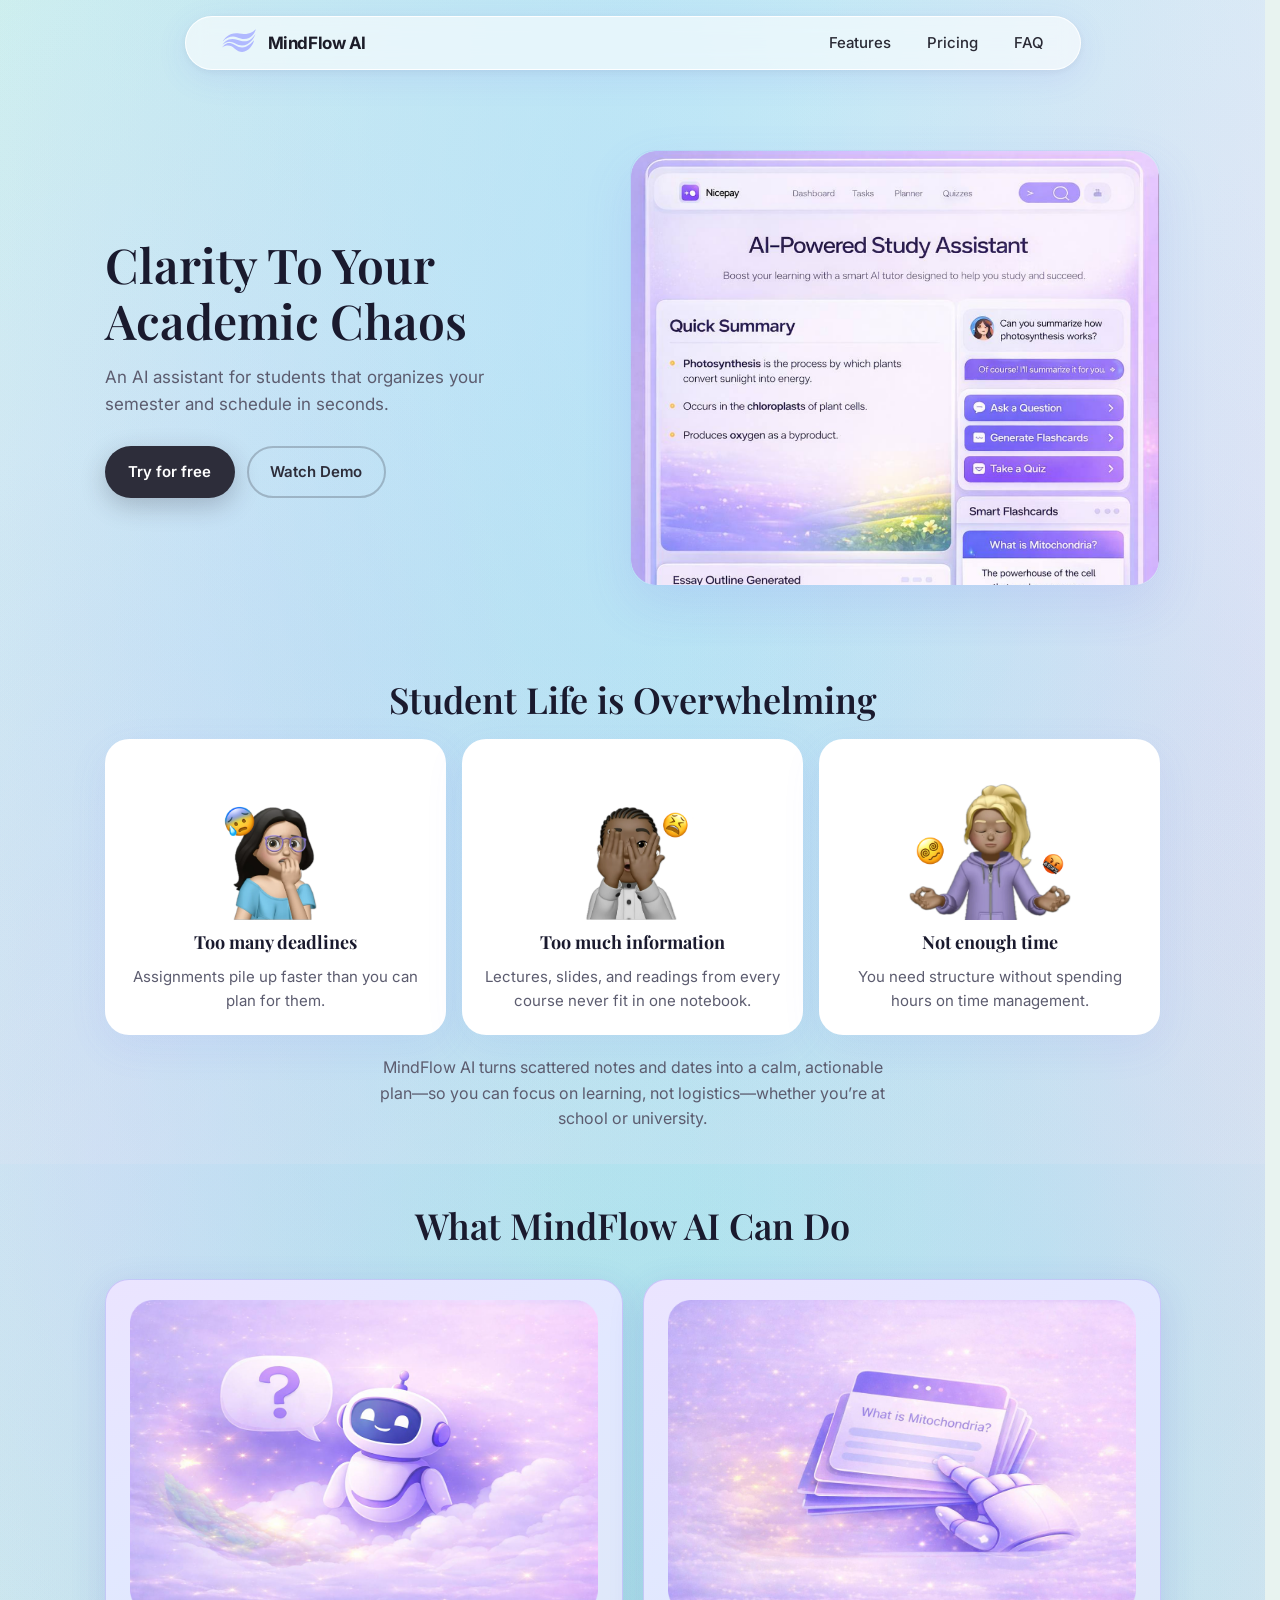
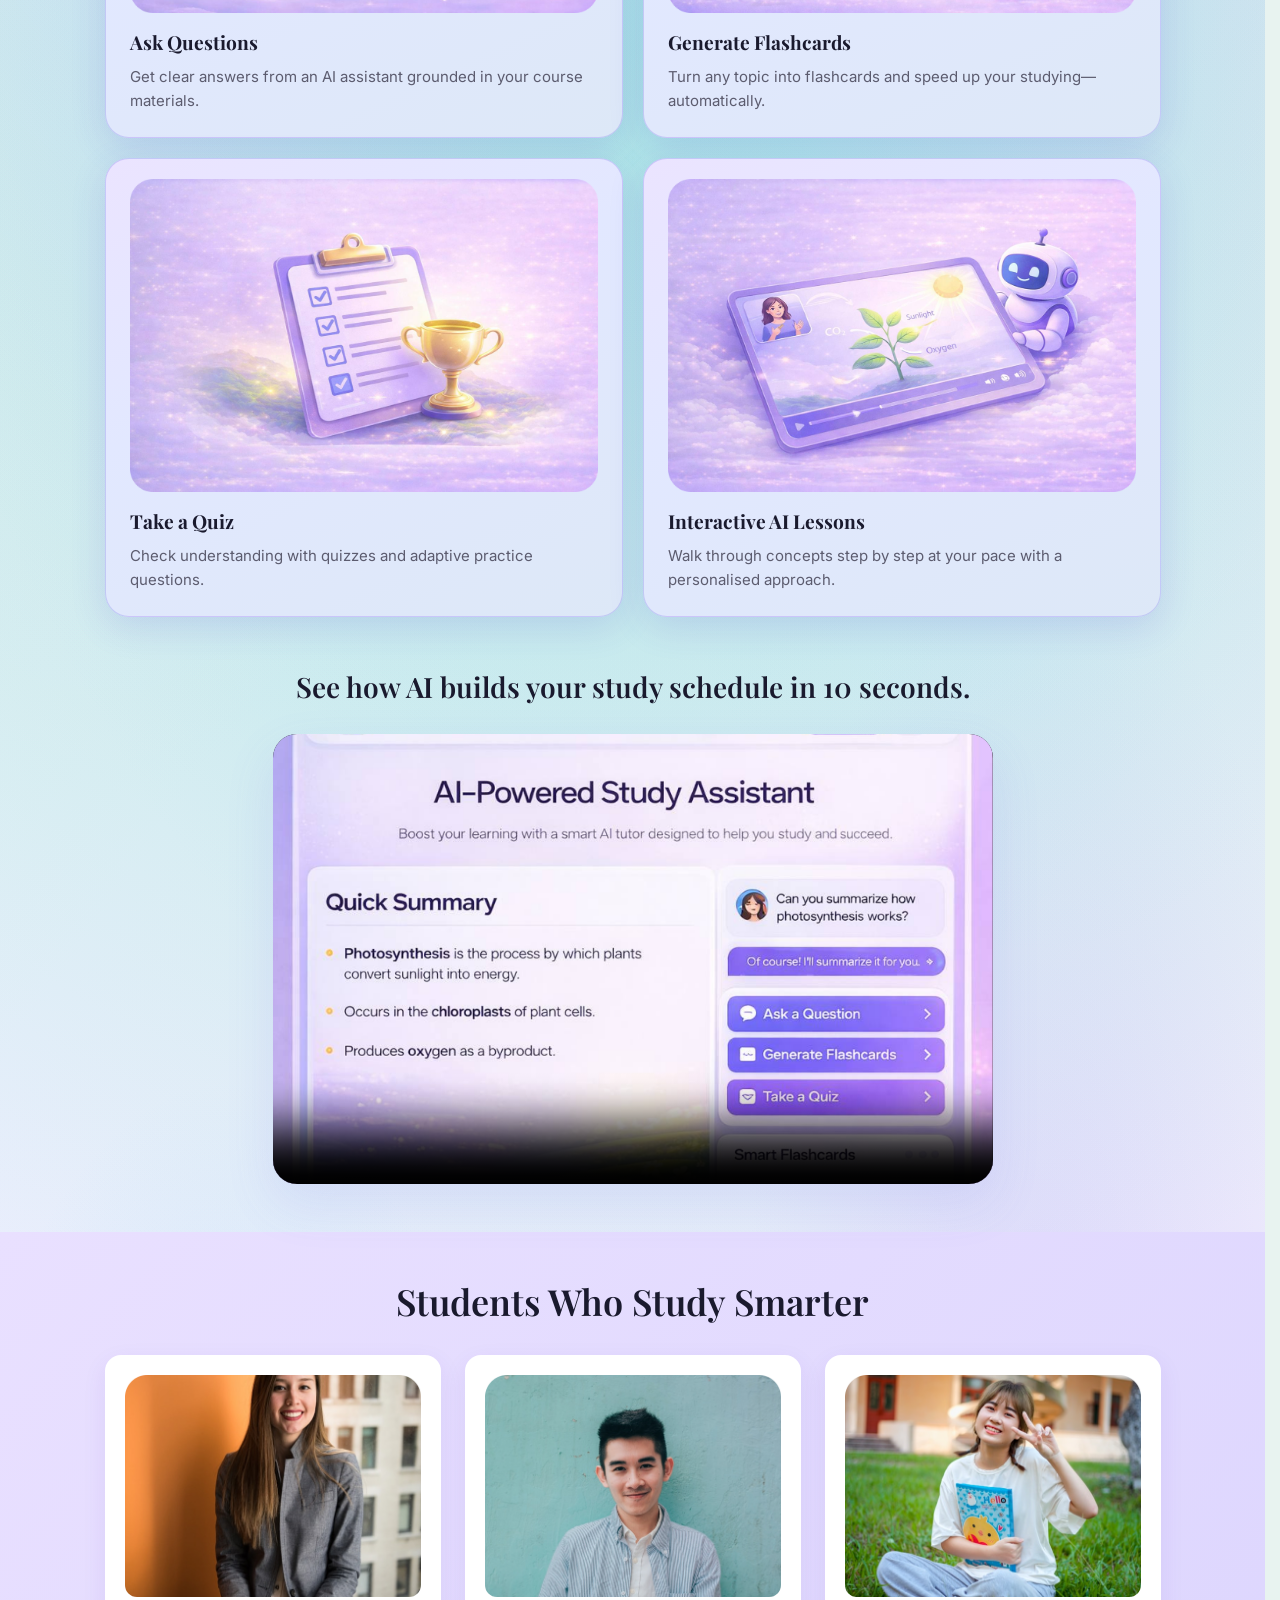
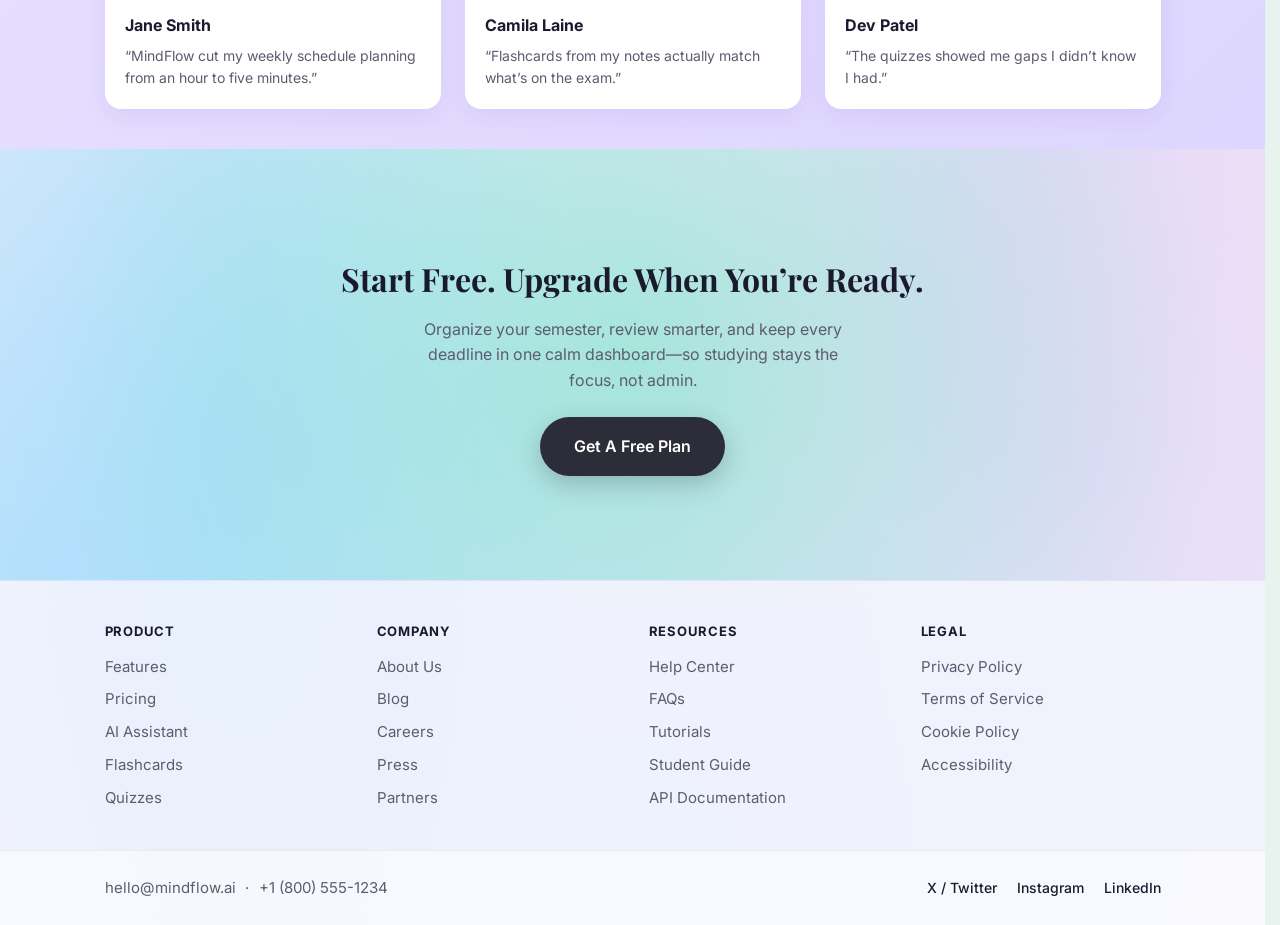
<file: index.html>
<!DOCTYPE html>
<!-- MindFlow AI — marketing landing page for the project -->
<html lang="en">
  <head>
    <!-- Head: metadata, title, fonts, and styles.css for this page -->
    <meta charset="UTF-8" />
    <meta name="viewport" content="width=device-width, initial-scale=1.0" />
    <title>MindFlow AI — AI Study Assistant for Students</title>
    <meta
      name="description"
      content="MindFlow AI helps students with studying and learning: an AI assistant for schedule and time management, flashcards, quizzes, and a personalised approach—at school, university, or home."
    />
    <meta
      name="keywords"
      content="AI, studying, learning, student, assistant, schedule, quizzes, flashcards, personalised approach, academic performance, university, school, time management, teacher, MindFlow AI"
    />
    <!-- Fonts: preconnect tells the browser to connect early so text doesn’t sit invisible -->
    <link rel="preconnect" href="https://fonts.googleapis.com" />
    <link rel="preconnect" href="https://fonts.gstatic.com" crossorigin />
    <link
      href="https://fonts.googleapis.com/css2?family=Inter:wght@400;500;600;700&family=Playfair+Display:ital,wght@0,500;0,600;0,700;1,500&display=swap"
      rel="stylesheet"
    />
    <link rel="stylesheet" href="styles/styles.css" />
  </head>
  <body>
    <!-- Site header: logo (links to #top), primary nav to Features / Pricing / FAQ -->
    <header class="site-header" id="top">
      <div class="header-inner">
        <a href="#top" class="logo-link">
          <span class="logo-mark" aria-hidden="true">
            <img
              class="logo-img"
              src="resources/logo.svg"
              alt="MindFlow AI logo"
              width="44"
              height="36"
              decoding="async"
            />
          </span>
          <span class="logo-text">MindFlow AI</span>
        </a>
        <button
          type="button"
          class="nav-menu-toggle"
          aria-expanded="false"
          aria-controls="site-nav-overlay"
          aria-label="Open menu"
        >
          <span class="visually-hidden">Menu</span>
          <span class="nav-menu-toggle__icon" aria-hidden="true">
            <span></span>
            <span></span>
            <span></span>
          </span>
        </button>
        <nav class="nav-primary" aria-label="Main">
          <ul class="nav-list">
            <li><a href="#services">Features</a></li>
            <li><a href="price.html">Pricing</a></li>
            <li><a href="faq.html">FAQ</a></li>
          </ul>
        </nav>
      </div>
    </header>

    <div class="nav-overlay" id="site-nav-overlay" hidden aria-hidden="true">
      <div class="nav-overlay__backdrop" data-nav-overlay-dismiss aria-hidden="true"></div>
      <div class="nav-overlay__panel" role="dialog" aria-modal="true" aria-label="Site navigation">
        <button type="button" class="nav-overlay__close" aria-label="Close menu">
          <span aria-hidden="true">&times;</span>
        </button>
        <nav class="nav-overlay__nav" aria-label="Main">
          <ul class="nav-overlay__list">
            <li><a href="#services">Features</a></li>
            <li><a href="price.html">Pricing</a></li>
            <li><a href="faq.html">FAQ</a></li>
          </ul>
        </nav>
      </div>
    </div>

    <!-- Main content: hero, about, then the long services block (features through CTA) -->
    <main>
      <!-- Hero: main headline, short pitch, two buttons, and the product screenshot -->
      <section class="section section--hero" id="hero" aria-labelledby="hero-heading">
        <div class="container hero-layout">
          <div class="hero-copy">
            <h1 id="hero-heading" class="hero-title">Clarity To Your Academic Chaos</h1>
            <p class="hero-lead">An AI assistant for students that organizes your semester and schedule in seconds.</p>
            <div class="hero-actions">
              <a href="#cta" class="btn btn--primary">Try for free</a>
              <a href="#demo" class="btn btn--ghost">Watch Demo</a>
            </div>
          </div>
          <figure class="hero-mockup">
            <img
              src="resources/hero_study_assistant.png"
              alt="MindFlow AI app dashboard with quick summary and study assistant tools"
              width="1200"
              height="800"
              loading="eager"
              fetchpriority="high"
            />
          </figure>
        </div>
      </section>

      <!-- About / pain points: three cards (deadlines, info overload, time), then a closing line -->
      <section class="section section--about" id="about" aria-labelledby="about-heading">
        <div class="container">
          <h2 id="about-heading" class="section-title" data-reveal>Student Life is Overwhelming</h2>
          <div class="about-grid" data-reveal-stagger>
            <article class="about-card">
              <div class="about-avatar">
                <img
                  src="resources/student_life_deadlines.png"
                  alt="Illustration for too many deadlines: student juggling tasks and due dates"
                  width="200"
                  height="200"
                />
              </div>
              <h3 class="about-card-title">Too many deadlines</h3>
              <p class="about-card-text">Assignments pile up faster than you can plan for them.</p>
            </article>
            <article class="about-card">
              <div class="about-avatar">
                <img
                  src="resources/student_life_much_info.png"
                  alt="Illustration for too much information: student surrounded by notes and lecture materials"
                  width="200"
                  height="200"
                />
              </div>
              <h3 class="about-card-title">Too much information</h3>
              <p class="about-card-text">Lectures, slides, and readings from every course never fit in one notebook.</p>
            </article>
            <article class="about-card">
              <div class="about-avatar">
                <img
                  src="resources/student_life_no_time.png"
                  alt="Illustration for not enough time: student managing a busy schedule"
                  width="200"
                  height="200"
                />
              </div>
              <h3 class="about-card-title">Not enough time</h3>
              <p class="about-card-text">You need structure without spending hours on time management.</p>
            </article>
          </div>
          <p class="about-outro" data-reveal>
            MindFlow AI turns scattered notes and dates into a calm, actionable plan—so you can focus on learning, not logistics—whether you’re at school or university.
          </p>
        </div>
      </section>

      <!--
        Services area (one <section> for flow): product features, demo video,
        student quotes on a tinted band, then the final call-to-action strip.
      -->
      <section class="section section--services" id="services" aria-labelledby="services-heading">
        <div class="container">
          <h2 id="services-heading" class="section-title" data-reveal>What MindFlow AI Can Do</h2>
          <!-- Feature grid: Q&A, flashcards, quizzes, lessons — each card is an <article> -->
          <div class="features-grid" data-reveal-stagger>
            <article class="feature-card">
              <div class="feature-visual">
                <img
                  src="resources/feature_questions.png"
                  alt="Feature illustration: ask course-based questions to the AI assistant"
                  width="200"
                  height="200"
                />
              </div>
              <h3 class="feature-title">Ask Questions</h3>
              <p class="feature-text">Get clear answers from an AI assistant grounded in your course materials.</p>
            </article>
            <article class="feature-card">
              <div class="feature-visual">
                <img
                  src="resources/feature_flashcards.png"
                  alt="Feature illustration: AI-generated flashcards for studying and review"
                  width="200"
                  height="200"
                />
              </div>
              <h3 class="feature-title">Generate Flashcards</h3>
              <p class="feature-text">Turn any topic into flashcards and speed up your studying—automatically.</p>
            </article>
            <article class="feature-card">
              <div class="feature-visual">
                <img
                  src="resources/feature_quiz.png"
                  alt="Feature illustration: adaptive quiz mode for checking understanding"
                  width="200"
                  height="200"
                />
              </div>
              <h3 class="feature-title">Take a Quiz</h3>
              <p class="feature-text">Check understanding with quizzes and adaptive practice questions.</p>
            </article>
            <article class="feature-card">
              <div class="feature-visual">
                <img
                  src="resources/feature_lessons.png"
                  alt="Feature illustration: interactive AI lessons for step-by-step learning"
                  width="200"
                  height="200"
                />
              </div>
              <h3 class="feature-title">Interactive AI Lessons</h3>
              <p class="feature-text">Walk through concepts step by step at your pace with a personalised approach.</p>
            </article>
          </div>

          <!-- Product demo: embedded video; #demo is where “Watch Demo” in the hero scrolls to -->
          <section class="demo-block" id="demo" data-reveal aria-labelledby="demo-video-heading">
            <h2 id="demo-video-heading" class="demo-title">See how AI builds your study schedule in 10 seconds.</h2>
            <div class="demo-video-wrap">
              <video
                class="demo-video"
                controls
                playsinline
                preload="metadata"
                poster="resources/hero_study_assistant.png"
                aria-label="Product demo video: how MindFlow AI builds your study week from your materials"
              >
                <source src="resources/video_guide.mp4" type="video/mp4" />
              </video>
            </div>
          </section>
        </div>

        <!-- Testimonials: full-bleed background, three student photos + quotes in a row -->
        <section class="testimonials-block" aria-labelledby="testimonials-heading">
          <div class="container">
            <h2 id="testimonials-heading" class="section-title section-title--on-tint">
              Students Who Study Smarter
            </h2>
            <div class="testimonials-row">
              <figure class="testimonial-card">
                <img
                  class="testimonial-photo"
                  src="resources/student_1.png"
                  alt="Jane Smith — student testimonial portrait"
                  width="400"
                  height="500"
                />
                <figcaption>
                  <strong>Jane Smith</strong>
                  <p>“MindFlow cut my weekly schedule planning from an hour to five minutes.”</p>
                </figcaption>
              </figure>
              <figure class="testimonial-card">
                <img
                  class="testimonial-photo"
                  src="resources/student_2.png"
                  alt="Camila Laine — student testimonial portrait"
                  width="400"
                  height="500"
                />
                <figcaption>
                  <strong>Camila Laine</strong>
                  <p>“Flashcards from my notes actually match what’s on the exam.”</p>
                </figcaption>
              </figure>
              <figure class="testimonial-card">
                <img
                  class="testimonial-photo"
                  src="resources/student_3.png"
                  alt="Dev Patel — student testimonial portrait"
                  width="400"
                  height="500"
                />
                <figcaption>
                  <strong>Dev Patel</strong>
                  <p>“The quizzes showed me gaps I didn’t know I had.”</p>
                </figcaption>
              </figure>
            </div>
          </div>
        </section>

        <!-- Call to action: gradient/glow behind copy; #cta is the “Try for free” target from the hero -->
        <section class="cta-block" id="cta" aria-labelledby="cta-heading">
          <div class="cta-glow" aria-hidden="true"></div>
          <div class="cta-inner container" data-reveal>
            <h2 id="cta-heading" class="cta-title">Start Free. Upgrade When You’re Ready.</h2>
            <p class="cta-text">
              Organize your semester, review smarter, and keep every deadline in one calm dashboard—so studying stays
              the focus, not admin.
            </p>
            <a href="price.html" class="btn btn--primary btn--large">Get A Free Plan</a>
          </div>
        </section>
      </section>
    </main>

    <!-- Footer: four columns of placeholder links (Product, Company, Resources, Legal) -->
    <footer class="site-footer" id="footer">
      <div class="container footer-grid">
        <div class="footer-col">
          <h3 class="footer-heading">Product</h3>
          <ul class="footer-links">
            <li><a href="#services">Features</a></li>
            <li><a href="price.html">Pricing</a></li>
            <li><a href="#services">AI Assistant</a></li>
            <li><a href="#services">Flashcards</a></li>
            <li><a href="#services">Quizzes</a></li>
          </ul>
        </div>
        <div class="footer-col">
          <h3 class="footer-heading">Company</h3>
          <ul class="footer-links">
            <li><a href="#about">About Us</a></li>
            <li><a href="#footer">Blog</a></li>
            <li><a href="#footer">Careers</a></li>
            <li><a href="#footer">Press</a></li>
            <li><a href="#footer">Partners</a></li>
          </ul>
        </div>
        <div class="footer-col">
          <h3 class="footer-heading">Resources</h3>
          <ul class="footer-links">
            <li><a href="#footer">Help Center</a></li>
            <li><a href="#footer">FAQs</a></li>
            <li><a href="#footer">Tutorials</a></li>
            <li><a href="#footer">Student Guide</a></li>
            <li><a href="#footer">API Documentation</a></li>
          </ul>
        </div>
        <div class="footer-col">
          <h3 class="footer-heading">Legal</h3>
          <ul class="footer-links">
            <li><a href="#footer">Privacy Policy</a></li>
            <li><a href="#footer">Terms of Service</a></li>
            <li><a href="#footer">Cookie Policy</a></li>
            <li><a href="#footer">Accessibility</a></li>
          </ul>
        </div>
      </div>
      <!-- Footer bar: contact line + social links (open in a new tab) -->
      <div class="footer-bottom">
        <div class="container footer-bottom-inner">
          <p class="footer-contact">
            <a href="mailto:hello@mindflow.ai">hello@mindflow.ai</a>
            <span class="sep" aria-hidden="true">·</span>
            <a href="tel:+18005551234">+1 (800) 555-1234</a>
          </p>
          <ul class="social-list" aria-label="Social media">
            <li>
              <a href="https://twitter.com" class="social-link" target="_blank" rel="noopener noreferrer">X / Twitter</a>
            </li>
            <li>
              <a href="https://instagram.com" class="social-link" target="_blank" rel="noopener noreferrer">Instagram</a>
            </li>
            <li>
              <a href="https://linkedin.com" class="social-link" target="_blank" rel="noopener noreferrer">LinkedIn</a>
            </li>
          </ul>
        </div>
      </div>
    </footer>
    <script src="scripts/nav-menu.js" defer></script>
  </body>
</html>
</file>
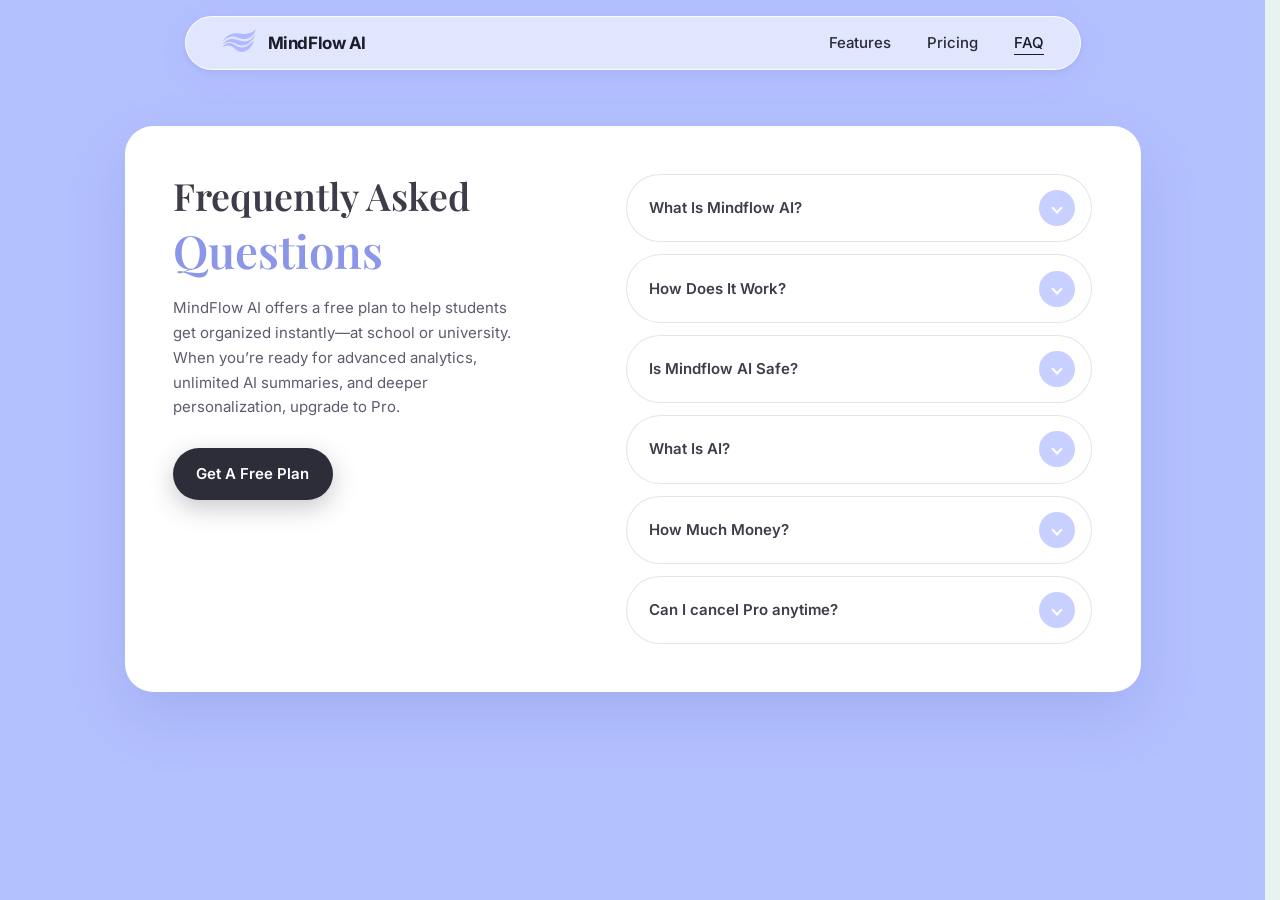
<file: faq.html>
<!DOCTYPE html>
<!--
  FAQ page — intro on the left, accordion on the right (stacks on small screens).
  Uses native <details>/<summary> so open/close works without JavaScript.
  Shared header + button styles: styles.css; purple page background + card: faq.css.
-->
<html lang="en">
  <head>
    <meta charset="UTF-8" />
    <meta name="viewport" content="width=device-width, initial-scale=1.0" />
    <title>FAQ — MindFlow AI for Students</title>
    <meta
      name="description"
      content="FAQ for students using MindFlow AI: studying with flashcards and quizzes, schedule help, the AI assistant, safety, plans, and pricing."
    />
    <meta
      name="keywords"
      content="AI, studying, learning, student, assistant, schedule, quizzes, flashcards, personalised approach, academic performance, university, school, time management, teacher, MindFlow AI, FAQ"
    />
    <link rel="preconnect" href="https://fonts.googleapis.com" />
    <link rel="preconnect" href="https://fonts.gstatic.com" crossorigin />
    <link
      href="https://fonts.googleapis.com/css2?family=Inter:wght@400;500;600;700&family=Playfair+Display:ital,wght@0,500;0,600;0,700;1,500&display=swap"
      rel="stylesheet"
    />
    <link rel="stylesheet" href="styles/styles.css" />
    <!-- after styles.css so FAQ page can override body background -->
    <link rel="stylesheet" href="styles/faq.css" />
  </head>
  <!-- page-faq = swap body background and hook FAQ-only rules -->
  <body class="page-faq">
    <header class="site-header" id="top">
      <div class="header-inner">
        <a href="index.html#top" class="logo-link">
          <!-- decorative wave icon; “MindFlow AI” text carries the name for screen readers -->
          <span class="logo-mark" aria-hidden="true">
            <img
              class="logo-img"
              src="resources/logo.svg"
              alt="MindFlow AI logo"
              width="44"
              height="36"
              decoding="async"
            />
          </span>
          <span class="logo-text">MindFlow AI</span>
        </a>
        <button
          type="button"
          class="nav-menu-toggle"
          aria-expanded="false"
          aria-controls="site-nav-overlay"
          aria-label="Open menu"
        >
          <span class="visually-hidden">Menu</span>
          <span class="nav-menu-toggle__icon" aria-hidden="true">
            <span></span>
            <span></span>
            <span></span>
          </span>
        </button>
        <nav class="nav-primary" aria-label="Main">
          <ul class="nav-list">
            <li><a href="index.html#services">Features</a></li>
            <li><a href="price.html">Pricing</a></li>
            <!-- this page -->
            <li><a href="faq.html" aria-current="page">FAQ</a></li>
          </ul>
        </nav>
      </div>
    </header>

    <div class="nav-overlay" id="site-nav-overlay" hidden aria-hidden="true">
      <div class="nav-overlay__backdrop" data-nav-overlay-dismiss aria-hidden="true"></div>
      <div class="nav-overlay__panel" role="dialog" aria-modal="true" aria-label="Site navigation">
        <button type="button" class="nav-overlay__close" aria-label="Close menu">
          <span aria-hidden="true">&times;</span>
        </button>
        <nav class="nav-overlay__nav" aria-label="Main">
          <ul class="nav-overlay__list">
            <li><a href="index.html#services">Features</a></li>
            <li><a href="price.html">Pricing</a></li>
            <li><a href="faq.html" aria-current="page">FAQ</a></li>
          </ul>
        </nav>
      </div>
    </div>

    <main class="faq-main">
      <!-- container class comes from styles.css (padding + max-width); faq-shell tweaks max-width -->
      <div class="faq-shell container">
        <!-- one big white card; CSS grid splits intro vs accordion from 900px up -->
        <div class="faq-card">
          <section class="faq-intro" aria-labelledby="faq-page-title">
            <!-- two spans = two lines + different colors (serif from --font-serif in :root) -->
            <h1 id="faq-page-title" class="faq-page-title">
              <span class="faq-title-line1">Frequently Asked</span>
              <span class="faq-title-line2">Questions</span>
            </h1>
            <p class="faq-lead">
              MindFlow AI offers a free plan to help students get organized instantly—at school or university. When
              you’re ready for advanced analytics, unlimited AI summaries, and deeper personalization, upgrade to Pro.
            </p>
            <!-- sends people to the signup strip on the home page -->
            <a href="index.html#cta" class="btn btn--primary">Get A Free Plan</a>
          </section>

          <!-- region label helps screen readers jump to the Q&A block -->
          <section class="faq-list" role="region" aria-label="Frequently asked questions">
            <!-- [open] on <details> is what drives the round → rounded rectangle + rotated chevron -->
            <details class="faq-item">
              <summary class="faq-summary">
                <span class="faq-q">What Is Mindflow AI?</span>
                <!-- chevron is visual only; summary itself is the accessible control -->
                <span class="faq-toggle" aria-hidden="true"><span class="faq-chevron"></span></span>
              </summary>
              <div class="faq-answer">
                <p>
                  MindFlow AI is a study assistant that connects to your courses and materials to summarize content,
                  build flashcards, quizzes, and a clear weekly plan so you spend less time organizing and more time
                  learning—supporting steady academic performance over the term.
                </p>
              </div>
            </details>

            <!-- rest of the FAQ rows = same idea: summary + hidden answer until you click -->
            <details class="faq-item">
              <summary class="faq-summary">
                <span class="faq-q">How Does It Work?</span>
                <span class="faq-toggle" aria-hidden="true"><span class="faq-chevron"></span></span>
              </summary>
              <div class="faq-answer">
                <p>
                  You add your syllabi, notes, or uploads. The assistant structures deadlines, highlights what to study
                  next, and answers questions based on your own materials—not generic web answers—so your studying lines
                  up with what teachers assign.
                </p>
              </div>
            </details>

            <details class="faq-item">
              <summary class="faq-summary">
                <span class="faq-q">Is Mindflow AI Safe?</span>
                <span class="faq-toggle" aria-hidden="true"><span class="faq-chevron"></span></span>
              </summary>
              <div class="faq-answer">
                <p>
                  Your data is encrypted in transit and stored with industry-standard practices. We don’t sell your
                  content to advertisers, and you can delete your account and data at any time from settings.
                </p>
              </div>
            </details>

            <details class="faq-item">
              <summary class="faq-summary">
                <span class="faq-q">What Is AI?</span>
                <span class="faq-toggle" aria-hidden="true"><span class="faq-chevron"></span></span>
              </summary>
              <div class="faq-answer">
                <p>
                  Here, “AI” means models that read and summarize your study materials and generate practice questions
                  and plans. You stay in control: you can edit, dismiss, or regenerate anything the assistant suggests.
                </p>
              </div>
            </details>

            <details class="faq-item">
              <summary class="faq-summary">
                <span class="faq-q">How Much Money?</span>
                <span class="faq-toggle" aria-hidden="true"><span class="faq-chevron"></span></span>
              </summary>
              <div class="faq-answer">
                <p>
                  The free plan covers core organization and a limited number of AI actions each month. Pro unlocks
                  unlimited summaries, advanced analytics, and deeper personalization—see the Pricing section on the home
                  page for current rates.
                </p>
              </div>
            </details>

            <details class="faq-item">
              <summary class="faq-summary">
                <span class="faq-q">Can I cancel Pro anytime?</span>
                <span class="faq-toggle" aria-hidden="true"><span class="faq-chevron"></span></span>
              </summary>
              <div class="faq-answer">
                <p>
                  Yes. You can downgrade to the free plan whenever you like; you’ll keep access to Pro features until the
                  end of your billing period.
                </p>
              </div>
            </details>
          </section>
        </div>
      </div>
    </main>
    <script src="scripts/nav-menu.js" defer></script>
  </body>
</html>
</file>
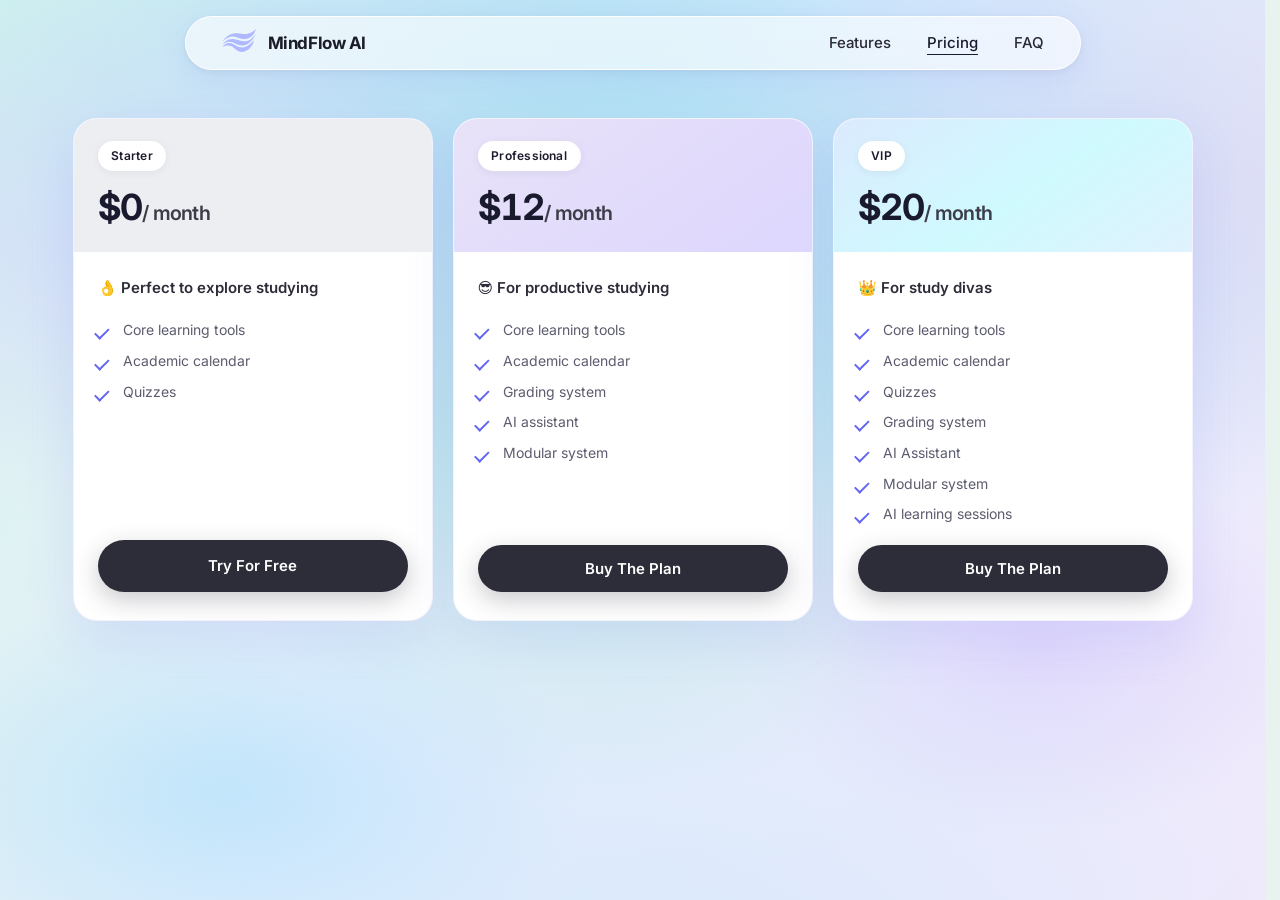
<file: price.html>
<!DOCTYPE html>
<!--
  MindFlow pricing page — three cards in a row on wide screens, stacked on phones.
  Header + buttons reuse styles.css (same look as the landing page).
  Card chrome, tinted headers, and the feature checkmarks are in price.css.
  “Buy The Plan” uses <button> so it does not navigate; “Try For Free” still links to the home CTA.
-->
<html lang="en">
  <head>
    <meta charset="UTF-8" />
    <meta name="viewport" content="width=device-width, initial-scale=1.0" />
    <title>Pricing — MindFlow AI for Students</title>
    <meta
      name="description"
      content="Compare MindFlow AI plans for studying: Starter, Professional, and VIP—with quizzes, schedule tools, flashcards, AI assistant features, and learning support for school or university."
    />
    <meta
      name="keywords"
      content="AI, studying, learning, student, assistant, schedule, quizzes, flashcards, personalised approach, academic performance, university, school, time management, teacher, MindFlow AI, pricing"
    />
    <link rel="preconnect" href="https://fonts.googleapis.com" />
    <link rel="preconnect" href="https://fonts.gstatic.com" crossorigin />
    <link
      href="https://fonts.googleapis.com/css2?family=Inter:wght@400;500;600;700&family=Playfair+Display:ital,wght@0,500;0,600;0,700;1,500&display=swap"
      rel="stylesheet"
    />
    <link rel="stylesheet" href="styles/styles.css" />
    <!-- price.css loads after styles.css so it can override the little things (e.g. hide the corner dot) -->
    <link rel="stylesheet" href="styles/price.css" />
  </head>
  <!-- class on body = hook for .page-pricing rules in price.css (nav “you are here”) -->
  <body class="page-pricing">
    <!-- same header pattern as index / faq: sticky bar, logo goes home -->
    <header class="site-header" id="top">
      <div class="header-inner">
        <a href="index.html#top" class="logo-link">
          <!-- empty alt: logo text is next to the image; icon is decorative -->
          <span class="logo-mark" aria-hidden="true">
            <img
              class="logo-img"
              src="resources/logo.svg"
              alt="MindFlow AI logo"
              width="44"
              height="36"
              decoding="async"
            />
          </span>
          <span class="logo-text">MindFlow AI</span>
        </a>
        <button
          type="button"
          class="nav-menu-toggle"
          aria-expanded="false"
          aria-controls="site-nav-overlay"
          aria-label="Open menu"
        >
          <span class="visually-hidden">Menu</span>
          <span class="nav-menu-toggle__icon" aria-hidden="true">
            <span></span>
            <span></span>
            <span></span>
          </span>
        </button>
        <nav class="nav-primary" aria-label="Main">
          <ul class="nav-list">
            <li><a href="index.html#services">Features</a></li>
            <!-- aria-current tells assistive tech which page you’re on -->
            <li><a href="price.html" aria-current="page">Pricing</a></li>
            <li><a href="faq.html">FAQ</a></li>
          </ul>
        </nav>
      </div>
    </header>

    <div class="nav-overlay" id="site-nav-overlay" hidden aria-hidden="true">
      <div class="nav-overlay__backdrop" data-nav-overlay-dismiss aria-hidden="true"></div>
      <div class="nav-overlay__panel" role="dialog" aria-modal="true" aria-label="Site navigation">
        <button type="button" class="nav-overlay__close" aria-label="Close menu">
          <span aria-hidden="true">&times;</span>
        </button>
        <nav class="nav-overlay__nav" aria-label="Main">
          <ul class="nav-overlay__list">
            <li><a href="index.html#services">Features</a></li>
            <li><a href="price.html" aria-current="page">Pricing</a></li>
            <li><a href="faq.html">FAQ</a></li>
          </ul>
        </nav>
      </div>
    </div>

    <main class="pricing-main">
      <h1 class="visually-hidden">
        MindFlow AI pricing: monthly plans for students — Starter, Professional, and VIP with AI study tools, quizzes,
        flashcards, schedule support, and academic calendar options.
      </h1>
      <!-- shell = max-width wrapper; grid holds the three <article> cards -->
      <section class="pricing-shell" aria-label="Subscription plans">
        <div class="pricing-grid">
          <!-- each card: colored “head” band + white body; flex column so the button sits at the bottom -->
          <article class="pricing-card">
            <div class="pricing-card-head pricing-card-head--starter">
              <span class="pricing-badge">Starter</span>
              <!-- split price vs “/ month” so CSS can shrink the suffix -->
              <p class="pricing-price">
                <span class="pricing-amount">$0</span><span class="pricing-period">/ month</span>
              </p>
            </div>
            <div class="pricing-card-body">
              <p class="pricing-tagline">👌 Perfect to explore studying</p>
              <ul class="pricing-features">
                <li>Core learning tools</li>
                <li>Academic calendar</li>
                <li>Quizzes</li>
              </ul>
              <!-- still lands on the home CTA strip (signup / pitch) -->
              <a href="index.html#cta" class="btn btn--primary pricing-cta">Try For Free</a>
            </div>
          </article>

          <!-- middle tier: lavender header (modifier class --pro on the head div) -->
          <article class="pricing-card">
            <div class="pricing-card-head pricing-card-head--pro">
              <span class="pricing-badge">Professional</span>
              <p class="pricing-price">
                <span class="pricing-amount">$12</span><span class="pricing-period">/ month</span>
              </p>
            </div>
            <div class="pricing-card-body">
              <p class="pricing-tagline">😎 For productive studying</p>
              <ul class="pricing-features">
                <li>Core learning tools</li>
                <li>Academic calendar</li>
                <li>Grading system</li>
                <li>AI assistant</li>
                <li>Modular system</li>
              </ul>
              <button type="button" class="btn btn--primary pricing-cta">Buy The Plan</button>
            </div>
          </article>

          <!-- VIP: blue/cyan gradient on the head; longest feature list -->
          <article class="pricing-card">
            <div class="pricing-card-head pricing-card-head--vip">
              <span class="pricing-badge">VIP</span>
              <p class="pricing-price">
                <span class="pricing-amount">$20</span><span class="pricing-period">/ month</span>
              </p>
            </div>
            <div class="pricing-card-body">
              <p class="pricing-tagline">👑 For study divas</p>
              <ul class="pricing-features">
                <li>Core learning tools</li>
                <li>Academic calendar</li>
                <li>Quizzes</li>
                <li>Grading system</li>
                <li>AI Assistant</li>
                <li>Modular system</li>
                <li>AI learning sessions</li>
              </ul>
              <button type="button" class="btn btn--primary pricing-cta">Buy The Plan</button>
            </div>
          </article>
        </div>
      </section>
    </main>
    <script src="scripts/nav-menu.js" defer></script>
  </body>
</html>
</file>
<file: styles/styles.css>
/* width/height now include content + padding + border, which makes layouts easier and more predictable.*/
*,
*::before,
*::after {
  box-sizing: border-box;
}

/* shared colors and spacing tokens — change :root to restyle the whole page */
:root {
  --font-sans: "Inter", system-ui, sans-serif;
  --font-serif: "Playfair Display", Georgia, serif;
  --color-text: #1a1a2e;
  --color-muted: #5c5c6f;
  --color-white: #fff;
  --lavender: #e8e4f3;
  --mint: #d4f4ec;
  --blue-soft: #d6e8ff;
  --pink-soft: #fde8f0;
  --purple-tint: #c4b5fd;
  --accent-dark: #2d2d3a;
  --shadow-soft: 0 20px 50px rgba(99, 102, 241, 0.12);
  --radius: 16px;
  --radius-lg: 24px;
  --header-h: 72px;
  --mesh-base-color: #f5f8fc;
  --ease-out-soft: cubic-bezier(0.22, 1, 0.36, 1);
  --ease-spring: cubic-bezier(0.34, 1.3, 0.64, 1);
  --duration-reveal: 0.7s;
  --duration-fast: 0.22s;
}

@keyframes anim-slide-up {
  from {
    transform: translateY(1.35rem);
  }
  to {
    transform: translateY(0);
  }
}

@keyframes anim-slide-scale {
  from {
    transform: translateY(1rem) scale(0.98);
  }
  to {
    transform: translateY(0) scale(1);
  }
}

@keyframes about-avatar-hover-breathe {
  0%,
  100% {
    transform: translateY(0);
  }
  50% {
    transform: translateY(-8px);
  }
}

/* smooth scroll when you click anchor links */
html {
  scroll-behavior: smooth;
  /* same tone as the top of the page gradient — avoids a hairline at the viewport edge */
  background-color: #e8f3f0;
  min-height: 100%;
  /* keeps viewport width stable when switching long vs short pages (no header “jump”) */
  scrollbar-gutter: stable;
}

@supports not (scrollbar-gutter: stable) {
  html {
    overflow-y: scroll;
  }
}

/* page background: smooth base gradient + soft blobs (top radial kept inside the viewport so it doesn’t seam) */
body {
  margin: 0;
  min-height: 100vh;
  font-family: var(--font-sans);
  font-size: 1rem;
  line-height: 1.6;
  color: var(--color-text);
  background-color: #e8f3f0;
  /* one mesh for the whole page (header + main); hero no longer adds a second layer on top */
  background-image:
    radial-gradient(ellipse 120% 95% at 50% 8%, rgba(125, 211, 252, 0.36), transparent 62%),
    radial-gradient(ellipse 85% 65% at 28% 20%, rgba(196, 181, 253, 0.2), transparent 55%),
    radial-gradient(ellipse 80% 58% at 82% 32%, rgba(125, 211, 252, 0.18), transparent 52%),
    radial-gradient(ellipse 72% 58% at 8% 28%, rgba(233, 213, 255, 0.4), transparent 52%),
    radial-gradient(ellipse 78% 62% at 94% 22%, rgba(251, 207, 232, 0.44), transparent 52%),
    radial-gradient(ellipse 100% 75% at 50% 108%, rgba(186, 230, 253, 0.38), transparent 58%),
    radial-gradient(ellipse 58% 48% at 18% 88%, rgba(125, 211, 252, 0.34), transparent 48%),
    radial-gradient(circle at 48% 40%, rgba(110, 231, 183, 0.4), transparent 52%),
    radial-gradient(ellipse 50% 45% at 82% 72%, rgba(196, 181, 253, 0.32), transparent 46%),
    linear-gradient(125deg, #d8f5ec 0%, #e8eefc 45%, #f0e9fb 100%);
  background-repeat: no-repeat;
  background-size: 100% 100%;
}

img {
  max-width: 100%;
  height: auto;
  display: block;
}

a {
  color: inherit;
  text-decoration: none;
}

a:hover {
  text-decoration: underline;
}

/* keeps content from stretching too wide on big monitors + side padding on phone */
.container {
  width: 100%;
  max-width: 1120px;
  margin-inline: auto;
  padding-inline: 1.25rem;
}

/* sticky area: transparent so the floating pill reads clearly */
.site-header#top {
  position: sticky;
  top: 0;
  z-index: 100;
  padding: 1rem 1.25rem;
  background: transparent;
}

/* centered glass “pill” bar */
.header-inner {
  display: flex;
  flex-direction: column;
  align-items: flex-start;
  gap: 1rem;
  width: 100%;
  max-width: min(56rem, calc(100% - 0.5rem));
  margin-inline: auto;
  padding: 0.75rem clamp(1.25rem, 4vw, 2.25rem);
  min-height: 0;

  background: rgba(255, 255, 255, 0.6);
  backdrop-filter: blur(10px);
  -webkit-backdrop-filter: blur(10px);
  border: 1px solid rgba(255, 255, 255, 0.9);
  border-radius: 9999px;
  box-shadow:
    0 8px 32px rgba(99, 102, 241, 0.1),
    0 2px 8px rgba(15, 23, 42, 0.06);
}

.logo-link {
  display: inline-flex;
  align-items: center;
  gap: 0.75rem;
  color: var(--color-text);
  position: relative;
  text-decoration: none;
}

.logo-link:hover {
  text-decoration: none;
  color: var(--color-muted);
}

.logo-mark {
  display: flex;
  align-items: center;
  flex-shrink: 0;
  line-height: 0;
}

.logo-img {
  display: block;
  height: 28px;
  width: auto;
}

/* brand name — bold sans-serif like the reference */
.logo-text {
  font-family: var(--font-sans);
  font-size: 1.0625rem;
  font-weight: 700;
  letter-spacing: -0.025em;
  line-height: 1;
  color: #1c1c28;
}

.nav-primary .nav-list {
  list-style: none;
  margin: 0;
  padding: 0;
  display: flex;
  flex-wrap: wrap;
  align-items: center;
  gap: 0.5rem clamp(1.5rem, 4vw, 2.25rem);
}

.nav-primary .nav-list > li > a {
  position: relative;
  font-size: 0.9375rem;
  font-weight: 500;
  color: #2a2a35;
  text-decoration: none;
  transition: color var(--duration-fast) ease;
}

/* underline animation on hover (pseudo element trick) */
.nav-primary .nav-list > li > a::after {
  content: "";
  position: absolute;
  left: 0;
  bottom: -0.2em;
  width: 100%;
  height: 1px;
  background: currentColor;
  transform: scaleX(0);
  transform-origin: left center;
  transition: transform 0.28s cubic-bezier(0.22, 1, 0.36, 1);
}

.nav-primary .nav-list > li > a:hover,
.nav-primary .nav-list > li > a:focus-visible {
  color: #14141c;
  text-decoration: none;
}

.nav-primary .nav-list > li > a:hover::after,
.nav-primary .nav-list > li > a:focus-visible::after {
  transform: scaleX(1);
}

/* ——— Mobile navigation: burger + full-screen overlay (desktop unchanged from 640px) ——— */
.nav-menu-toggle {
  display: none;
  flex-shrink: 0;
  align-items: center;
  justify-content: center;
  width: 2.75rem;
  height: 2.75rem;
  margin: 0;
  padding: 0;
  border: none;
  border-radius: 50%;
  background: rgba(99, 102, 241, 0.12);
  color: var(--color-text);
  cursor: pointer;
  transition:
    background var(--duration-fast) ease,
    transform var(--duration-fast) ease;
}

.nav-menu-toggle:hover,
.nav-menu-toggle:focus-visible {
  background: rgba(99, 102, 241, 0.22);
  outline: none;
}

.nav-menu-toggle:focus-visible {
  box-shadow: 0 0 0 2px #fff, 0 0 0 4px rgba(99, 102, 241, 0.55);
}

.nav-menu-toggle__icon {
  display: flex;
  flex-direction: column;
  justify-content: center;
  gap: 5px;
  width: 1.25rem;
}

.nav-menu-toggle__icon span {
  display: block;
  height: 2px;
  width: 100%;
  border-radius: 1px;
  background: currentColor;
  transform-origin: center;
  transition:
    transform 0.25s ease,
    opacity 0.2s ease;
}

.nav-menu-toggle[aria-expanded="true"] .nav-menu-toggle__icon span:nth-child(1) {
  transform: translateY(7px) rotate(45deg);
}

.nav-menu-toggle[aria-expanded="true"] .nav-menu-toggle__icon span:nth-child(2) {
  opacity: 0;
  transform: scaleX(0);
}

.nav-menu-toggle[aria-expanded="true"] .nav-menu-toggle__icon span:nth-child(3) {
  transform: translateY(-7px) rotate(-45deg);
}

.nav-overlay {
  position: fixed;
  inset: 0;
  z-index: 1000;
}

.nav-overlay[hidden] {
  display: none;
}

.nav-overlay:not([hidden]) {
  display: block;
}

.nav-overlay__backdrop {
  position: absolute;
  inset: 0;
  background: rgba(15, 23, 42, 0.45);
  backdrop-filter: blur(4px);
  -webkit-backdrop-filter: blur(4px);
}

.nav-overlay__panel {
  position: absolute;
  left: 50%;
  top: 5.5rem;
  transform: translateX(-50%);
  width: calc(100% - 2.5rem);
  max-width: 20rem;
  /* Extra top padding so the close control sits fully above the nav links */
  padding: 3.35rem 1.25rem 1.5rem;
  border-radius: 1.25rem;
  background: rgba(255, 255, 255, 0.96);
  backdrop-filter: blur(14px);
  -webkit-backdrop-filter: blur(14px);
  border: 1px solid rgba(255, 255, 255, 0.95);
  box-shadow:
    0 24px 60px rgba(80, 90, 180, 0.2),
    0 8px 24px rgba(15, 23, 42, 0.12);
  animation: nav-overlay-panel-in 0.28s cubic-bezier(0.22, 1, 0.36, 1);
}

@keyframes nav-overlay-panel-in {
  from {
    opacity: 0;
    transform: translateX(-50%) translateY(-0.5rem) scale(0.98);
  }
  to {
    opacity: 1;
    transform: translateX(-50%) translateY(0) scale(1);
  }
}

.nav-overlay__close {
  position: absolute;
  top: 0.35rem;
  right: 0.6rem;
  display: grid;
  place-items: center;
  width: 2.5rem;
  height: 2.5rem;
  margin: 0;
  padding: 0;
  border: none;
  border-radius: 50%;
  background: transparent;
  color: var(--color-muted);
  line-height: 0;
  cursor: pointer;
  transition:
    background var(--duration-fast) ease,
    color var(--duration-fast) ease;
}

/* × sits low in many sans fonts; grid + slight shift centers it optically in the circle */
.nav-overlay__close > span {
  display: grid;
  place-items: center;
  width: 100%;
  height: 100%;
  margin: 0;
  padding: 0;
  font-size: 1.35rem;
  line-height: 0;
  transform: translateY(-0.06em);
}

.nav-overlay__close:hover,
.nav-overlay__close:focus-visible {
  background: rgba(99, 102, 241, 0.1);
  color: var(--color-text);
  outline: none;
}

.nav-overlay__list {
  list-style: none;
  margin: 0;
  padding: 0;
  display: flex;
  flex-direction: column;
  gap: 0.5rem;
}

.nav-overlay__list a {
  display: block;
  padding: 0.9rem 1rem;
  border-radius: 0.85rem;
  font-size: 1rem;
  font-weight: 600;
  text-align: center;
  text-decoration: none;
  color: #2a2a35;
  background: rgba(99, 102, 241, 0.1);
  transition:
    background var(--duration-fast) ease,
    color var(--duration-fast) ease;
}

.nav-overlay__list a:hover,
.nav-overlay__list a:focus-visible {
  background: rgba(99, 102, 241, 0.2);
  color: #14141c;
  text-decoration: none;
  outline: none;
  box-shadow: 0 0 0 2px rgba(99, 102, 241, 0.35);
}

.nav-overlay__list a[aria-current="page"] {
  background: rgba(99, 102, 241, 0.28);
  color: #14141c;
}

body.nav-menu-open {
  overflow: hidden;
}

@media (max-width: 639px) {
  .header-inner {
    flex-direction: row;
    align-items: center;
    justify-content: space-between;
    gap: 0.75rem;
  }

  .nav-primary {
    display: none;
  }

  .nav-menu-toggle {
    display: inline-flex;
  }
}

@media (prefers-reduced-motion: reduce) {
  .nav-menu-toggle__icon span {
    transition-duration: 0.01ms;
  }

  .nav-overlay__panel {
    animation: none;
  }

  .nav-primary .nav-list > li > a::after {
    transition-duration: 0.01ms;
  }

  .hero-title,
  .hero-lead,
  .hero-actions,
  .hero-mockup {
    animation: none !important;
    transform: none !important;
  }

  [data-reveal],
  [data-reveal-stagger] > .about-card,
  [data-reveal-stagger] > .feature-card {
    animation: none !important;
    transform: none !important;
    transition: none !important;
  }

  .about-card:hover,
  .feature-card:hover,
  .demo-video-wrap:hover,
  .hero-mockup:hover img {
    transform: none;
  }

  .feature-card:hover .feature-visual img {
    transform: none;
  }

  .section.section--about#about .about-card:hover .about-avatar img {
    animation: none !important;
    transform: none;
  }

  .testimonial-card {
    transition: none;
  }

  .footer-links a:hover {
    transform: none;
  }
}

/* default vertical spacing for each big section */
.section {
  position: relative;
  padding-block: 3.5rem;
}

/* section headings — clamp() so font grows a bit on wider screens */
.section-title {
  font-family: var(--font-serif);
  font-size: clamp(1.75rem, 4vw, 2.25rem);
  font-weight: 600;
  text-align: center;
  margin: 0 0 2rem;
  line-height: 1.2;
}

.section-title--on-tint {
  color: var(--color-text);
}

/* hero: hide overflow so wide content doesnt cause sideways scroll */
.section.section--hero#hero {
  padding-block: 2.5rem 2.75rem;
  overflow: hidden;
}

/* content above the hero background */
.hero-layout {
  position: relative;
  z-index: 1;
  display: flex;
  flex-direction: column;
  gap: 2.5rem;
  align-items: stretch;
}

.hero-copy {
  position: relative;
}

.hero-title {
  font-family: var(--font-serif);
  font-size: clamp(2rem, 6vw, 3rem);
  font-weight: 600;
  line-height: 1.15;
  margin: 0 0 1rem;
  animation: anim-slide-up 0.75s var(--ease-out-soft) 0.08s both;
}

.hero-lead {
  margin: 0 0 1.75rem;
  font-size: 1.0625rem;
  color: var(--color-muted);
  max-width: 36ch;
  animation: anim-slide-up 0.75s var(--ease-out-soft) 0.2s both;
}

.hero-actions {
  display: flex;
  flex-wrap: wrap;
  gap: 0.75rem;
  align-items: center;
  animation: anim-slide-up 0.75s var(--ease-out-soft) 0.32s both;
}

.btn {
  display: inline-flex;
  align-items: center;
  justify-content: center;
  padding: 0.75rem 1.35rem;
  font-weight: 600;
  font-size: 0.9375rem;
  border-radius: 999px;
  border: 2px solid transparent;
  cursor: pointer;
  transition:
    transform 0.28s var(--ease-out-soft),
    box-shadow 0.28s var(--ease-out-soft),
    background 0.28s ease,
    color 0.28s ease,
    border-color 0.28s ease;
}

.btn:hover {
  text-decoration: none;
  transform: translateY(-2px);
}

.btn:active {
  transform: translateY(0);
  transition-duration: 0.1s;
}

.btn--primary {
  background: var(--accent-dark);
  color: var(--color-white);
  box-shadow: 0 8px 24px rgba(45, 45, 58, 0.25);
}

.btn--primary:hover,
.btn--primary:focus-visible {
  background: #9747ff;
  box-shadow: 0 12px 28px rgba(151, 71, 255, 0.35);
}

.btn--ghost {
  background: transparent;
  color: var(--accent-dark);
  border-color: rgba(45, 45, 58, 0.25);
}

.btn--ghost:hover,
.btn--ghost:focus-visible {
  color: #9747ff;
  border-color: #9747ff;
  background: transparent;
}

.btn--large {
  padding: 0.9rem 2rem;
  font-size: 1rem;
}

.hero-mockup {
  position: relative;
  margin: 0;
  animation: anim-slide-scale 0.95s var(--ease-out-soft) 0.38s both;
}

.hero-mockup img {
  width: 100%;
  height: auto;
  border-radius: var(--radius-lg);
  box-shadow: var(--shadow-soft);
  border: 1px solid rgba(99, 102, 241, 0.1);
  transition:
    transform 0.5s var(--ease-out-soft),
    box-shadow 0.5s var(--ease-out-soft);
}

.hero-mockup:hover img {
  transform: translateY(-4px) scale(1.01);
  box-shadow: 0 28px 60px rgba(99, 102, 241, 0.18);
}

/* student life section — a little tinted bg, tighter padding than other sections */
.section.section--about#about {
  background: linear-gradient(180deg, transparent, rgba(232, 228, 243, 0.18));
  padding-block: 1.5rem;
}

.section.section--about#about .section-title {
  margin-bottom: 1.125rem;
}

.about-grid {
  display: flex;
  flex-direction: column;
  gap: 1rem;
  margin-bottom: 1.25rem;
}

.about-card {
  background: var(--color-white);
  border-radius: var(--radius-lg);
  padding: 1.25rem 1.25rem 1.35rem;
  text-align: center;
  box-shadow: 0 12px 40px rgba(99, 102, 241, 0.08);
  border: 1px solid rgba(255, 255, 255, 0.8);
  transition:
    transform 0.4s var(--ease-out-soft),
    box-shadow 0.4s var(--ease-out-soft);
}

.about-card:hover {
  transform: translateY(-6px);
  box-shadow: 0 20px 48px rgba(99, 102, 241, 0.14);
}

.about-avatar {
  display: flex;
  justify-content: center;
  margin-bottom: 0.5rem;
  line-height: 0;
}

.about-avatar img {
  display: block;
  width: auto;
  height: auto;
  max-width: 100%;
  max-height: min(160px, 42vw);
  object-fit: contain;
}

@media (prefers-reduced-motion: no-preference) {
  .section.section--about#about .about-avatar img {
    transform-origin: center bottom;
    transition: transform 0.4s var(--ease-out-soft);
  }

  .section.section--about#about .about-card:hover .about-avatar img {
    animation: about-avatar-hover-breathe 1.35s ease-in-out infinite;
  }

  .section.section--about#about .about-card:nth-child(2):hover .about-avatar img {
    animation-delay: 0.2s;
  }

  .section.section--about#about .about-card:nth-child(3):hover .about-avatar img {
    animation-delay: 0.4s;
  }
}

.about-card-title {
  font-family: var(--font-serif);
  font-size: 1.125rem;
  margin: 0 0 0.5rem;
}

.about-card-text {
  margin: 0;
  font-size: 0.9375rem;
  color: var(--color-muted);
}

.about-outro {
  text-align: center;
  max-width: 52ch;
  margin: 0 auto;
  color: var(--color-muted);
  font-size: 1rem;
}

/* testimonials: full width purple bar */
.testimonials-block {
  width: 100%;
  margin-top: 2rem;
  padding-block: 2.5rem 2rem;
  padding-inline: 0;
  background: linear-gradient(135deg, #e9e0ff, #ddd6fe);
  border-radius: 0;
}

.testimonials-row {
  display: flex;
  flex-direction: column;
  gap: 1.25rem;
}

.testimonial-card {
  margin: 0;
  background: var(--color-white);
  border-radius: var(--radius);
  padding: 1.25rem;
  box-shadow: 0 8px 24px rgba(91, 33, 182, 0.08);
  transition: box-shadow 0.35s var(--ease-out-soft);
}

.testimonial-card:hover {
  box-shadow: 0 12px 28px rgba(91, 33, 182, 0.11);
}

.testimonial-photo {
  width: 100%;
  aspect-ratio: 4 / 3;
  object-fit: cover;
  object-position: center top;
  border-radius: 12px;
  margin-bottom: 1rem;
}

/* name above the quote */
.testimonial-card figcaption strong {
  display: block;
  margin-bottom: 0.35rem;
}

.testimonial-card figcaption p {
  margin: 0;
  font-size: 0.875rem;
  color: var(--color-muted);
}

/* services section — tighter top padding to sit closer to student life; no bottom padding because CTA follows */
.section.section--services#services {
  padding-block-end: 0;
  padding-block-start: 2.25rem;
}

.features-grid {
  display: flex;
  flex-direction: column;
  gap: 1.25rem;
  margin-bottom: 3rem;
}

/* feature cards all same purple-ish style with shadow so they pop */
.feature-card {
  display: flex;
  flex-direction: column;
  align-items: stretch;
  min-width: 0;
  background: linear-gradient(155deg, #ebe4ff 0%, #e2e8ff 42%, #dde8f7 100%);
  border-radius: var(--radius-lg);
  padding: 1.25rem 1.5rem 1.5rem;
  border: 1px solid rgba(79, 70, 229, 0.2);
  box-shadow: 0 10px 36px rgba(67, 56, 202, 0.14);
  position: relative;
  overflow: hidden;
  transition:
    transform 0.4s var(--ease-out-soft),
    box-shadow 0.4s var(--ease-out-soft),
    border-color 0.35s ease;
}

.feature-card:hover {
  transform: translateY(-6px);
  box-shadow: 0 18px 44px rgba(67, 56, 202, 0.2);
  border-color: rgba(79, 70, 229, 0.35);
}

.feature-visual {
  display: flex;
  align-items: center;
  justify-content: center;
  align-self: center;
  width: fit-content;
  max-width: 100%;
  margin-bottom: 0.875rem;
  flex-shrink: 0;
}

.feature-visual img {
  display: block;
  width: auto;
  height: auto;
  max-width: 100%;
  object-fit: contain;
  transition: transform 0.45s var(--ease-spring);
}

.feature-card:hover .feature-visual img {
  transform: scale(1.06);
}

.feature-title {
  font-family: var(--font-serif);
  font-size: 1.2rem;
  margin: 0 0 0.5rem;
  width: 100%;
  min-width: 0;
}

.feature-text {
  margin: 0;
  font-size: 0.9375rem;
  color: var(--color-muted);
  width: 100%;
  min-width: 0;
}

.demo-block {
  text-align: center;
  margin-bottom: 3rem;
}

.demo-title {
  font-family: var(--font-serif);
  font-size: clamp(1.35rem, 3.5vw, 1.75rem);
  font-weight: 600;
  margin: 0 0 1.5rem;
}

/* 16:10 box so the video doesnt jump when it plays */
.demo-video-wrap {
  position: relative;
  width: 100%;
  max-width: 720px;
  margin-inline: auto;
  aspect-ratio: 16 / 10;
  border-radius: var(--radius-lg);
  overflow: hidden;
  box-shadow: var(--shadow-soft);
  background: #0f0f14;
  transition:
    transform 0.45s var(--ease-out-soft),
    box-shadow 0.45s var(--ease-out-soft);
}

.demo-video-wrap:hover {
  transform: translateY(-3px);
  box-shadow: 0 24px 56px rgba(99, 102, 241, 0.2);
}

/* fill the 16:10 frame so native controls (from the controls attribute) stay visible — not clipped by overflow */
.demo-video {
  position: absolute;
  inset: 0;
  width: 100%;
  height: 100%;
  object-fit: cover;
  display: block;
}

/* start free strip — full width, big padding */
.cta-block {
  position: relative;
  width: 100%;
  text-align: center;
  padding-block: clamp(4rem, 10vw, 6.5rem);
  padding-inline: 0;
  overflow: hidden;
}

/* colorful blobs behind the CTA text */
.cta-glow {
  position: absolute;
  inset: -30%;
  background: radial-gradient(circle at 50% 50%, rgba(110, 231, 183, 0.48), transparent 55%),
    radial-gradient(circle at 20% 80%, rgba(125, 211, 252, 0.42), transparent 45%),
    radial-gradient(circle at 88% 18%, rgba(251, 207, 232, 0.28), transparent 42%),
    radial-gradient(ellipse 90% 70% at 50% 115%, rgba(186, 230, 253, 0.35), transparent 55%),
    radial-gradient(circle at 72% 65%, rgba(196, 181, 253, 0.22), transparent 48%);
  z-index: 0;
}

.cta-inner {
  position: relative;
  z-index: 1;
}

.cta-title {
  font-family: var(--font-serif);
  font-size: clamp(1.5rem, 4vw, 2rem);
  margin: 0 0 0.75rem;
}

.cta-text {
  margin: 0 auto 1.5rem;
  max-width: 42ch;
  color: var(--color-muted);
}

/* footer */
.site-footer#footer {
  background: rgba(244, 246, 252, 0.72);
  backdrop-filter: blur(14px);
  -webkit-backdrop-filter: blur(14px);
  border-top: 1px solid rgba(99, 102, 241, 0.1);
  padding-top: 0;
}

.footer-grid {
  display: flex;
  flex-direction: column;
  gap: 2rem;
  padding-block: 2.5rem;
}

.footer-heading {
  font-size: 0.8125rem;
  font-weight: 700;
  text-transform: uppercase;
  letter-spacing: 0.06em;
  margin: 0 0 0.75rem;
  color: var(--color-text);
}

.footer-links {
  list-style: none;
  margin: 0;
  padding: 0;
}

/* space between list items — the + selector means "li that comes right after another li" */
.footer-links li + li {
  margin-top: 0.45rem;
}

.footer-links a {
  font-size: 0.9375rem;
  color: var(--color-muted);
  transition: color var(--duration-fast) ease, transform var(--duration-fast) var(--ease-out-soft);
  display: inline-block;
}

.footer-links a:hover {
  color: var(--color-text);
  transform: translateX(3px);
}

.footer-bottom {
  border-top: 1px solid rgba(0, 0, 0, 0.06);
  padding-block: 1.5rem;
  background: rgba(255, 255, 255, 0.5);
}

.footer-bottom-inner {
  display: flex;
  flex-direction: column;
  gap: 1rem;
  align-items: center;
  text-align: center;
}

.footer-contact {
  margin: 0;
  font-size: 0.9375rem;
  color: var(--color-muted);
}

.footer-contact .sep {
  margin-inline: 0.35rem;
}

.social-list {
  list-style: none;
  margin: 0;
  padding: 0;
  display: flex;
  flex-wrap: wrap;
  gap: 0.75rem 1.25rem;
  justify-content: center;
}

.social-link {
  font-size: 0.875rem;
  font-weight: 500;
  color: var(--color-text);
  transition: color var(--duration-fast) ease;
}

.social-link:hover {
  color: var(--color-muted);
}

/* scroll-triggered slide-up: view() timeline (no JS); falls back to visible content if unsupported */
@keyframes reveal-in-view {
  from {
    transform: translateY(1.75rem);
  }
  to {
    transform: translateY(0);
  }
}

@keyframes reveal-in-view-stagger {
  from {
    transform: translateY(1.5rem);
  }
  to {
    transform: translateY(0);
  }
}

@media (prefers-reduced-motion: no-preference) {
  @supports (animation-timeline: view()) {
    [data-reveal] {
      animation: reveal-in-view linear both;
      animation-timeline: view(block);
      animation-range: entry 0% cover 38%;
    }

    [data-reveal-stagger] > .about-card,
    [data-reveal-stagger] > .feature-card {
      animation: reveal-in-view-stagger linear both;
      animation-timeline: view(block);
    }

    [data-reveal-stagger] > .about-card:nth-child(1),
    [data-reveal-stagger] > .feature-card:nth-child(1) {
      animation-range: entry 0% cover 40%;
    }

    [data-reveal-stagger] > .about-card:nth-child(2),
    [data-reveal-stagger] > .feature-card:nth-child(2) {
      animation-range: entry 12% cover 48%;
    }

    [data-reveal-stagger] > .about-card:nth-child(3),
    [data-reveal-stagger] > .feature-card:nth-child(3) {
      animation-range: entry 24% cover 56%;
    }

    [data-reveal-stagger] > .feature-card:nth-child(4) {
      animation-range: entry 32% cover 62%;
    }
  }
}

/* from 640px: header in a row, about cards side by side, 2 column features */
@media (min-width: 640px) {
  .header-inner {
    flex-direction: row;
    align-items: center;
    justify-content: space-between;
    min-height: 3.25rem;
  }

  .nav-menu-toggle {
    display: none;
  }

  .about-grid {
    flex-direction: row;
    flex-wrap: wrap;
    justify-content: center;
  }

  .about-card {
    flex: 1 1 calc(50% - 1rem);
    min-width: 220px;
    max-width: 320px;
  }

  .testimonials-row {
    flex-direction: row;
    flex-wrap: wrap;
    justify-content: center;
  }

  .testimonial-card {
    flex: 1 1 calc(50% - 1rem);
    max-width: 340px;
  }

  .features-grid {
    display: grid;
    grid-template-columns: repeat(2, 1fr);
    gap: 1.25rem;
  }
}

/* desktop: more section padding, hero side by side, 4 col footer */
@media (min-width: 900px) {
  .section {
    padding-block: 5rem;
  }

  .section.section--services#services {
    padding-block-end: 0;
    padding-block-start: 2.5rem;
  }

  .section.section--hero#hero {
    padding-block: 4rem 3.75rem;
  }

  .section.section--about#about {
    padding-block: 2rem;
  }

  .hero-layout {
    flex-direction: row;
    align-items: center;
    gap: 3rem;
  }

  .hero-copy {
    flex: 1 1 45%;
  }

  .hero-mockup {
    flex: 1 1 50%;
  }

  .about-grid {
    flex-wrap: nowrap;
  }

  .about-card {
    flex: 1 1 0;
    max-width: none;
  }

  .testimonials-block {
    padding-block: 3rem 2.5rem;
  }

  .testimonials-row {
    flex-wrap: nowrap;
    gap: 1.5rem;
  }

  .testimonial-card {
    flex: 1 1 0;
    max-width: none;
  }

  .footer-grid {
    display: grid;
    grid-template-columns: repeat(4, 1fr);
    gap: 2rem;
  }

  .footer-bottom-inner {
    flex-direction: row;
    justify-content: space-between;
    text-align: left;
  }
}

/* a bit more padding on very wide screens */
@media (min-width: 1100px) {
  .container {
    padding-inline: 2rem;
  }

  .site-header#top {
    padding-inline: 2rem;
  }
}

/* Screen-reader-only heading (e.g. pricing page document title) — no layout impact */
.visually-hidden {
  position: absolute;
  width: 1px;
  height: 1px;
  padding: 0;
  margin: -1px;
  overflow: hidden;
  clip: rect(0, 0, 0, 0);
  white-space: nowrap;
  border: 0;
}
</file>
<file: styles/faq.css>
/*
  Styles for faq.html.

  Topics touched here:
  - “You are here” nav styling (matches price.css / aria-current pattern)
  - Page-specific body background (#b4c1ff) — kills the mesh gradient from styles.css
  - CSS grid on .faq-card: one column on phones, two columns from 900px (intro | accordion)
  - <details>/<summary>: pill shape when closed, slightly squarer when [open]
  - WebKit hides the default disclosure triangle; we draw our own circle + chevron
  - Chevron centered with position absolute + translate(-50%, -50%) on the inner span
  - .faq-toggle rotates 180° when open so the arrow points up

  Load styles.css first for header, fonts, and .btn.
*/

/* current page link = full opacity + underline visible (same trick as price.css) */
.page-faq .nav-primary .nav-list > li > a[aria-current="page"] {
  color: var(--color-text);
}

.page-faq .nav-primary .nav-list > li > a[aria-current="page"]::after {
  transform: scaleX(1);
}

/* solid periwinkle instead of the landing page’s layered radial gradients */
body.page-faq {
  background-color: #b4c1ff;
  background-image: none;
}

.faq-main {
  padding-block: 2rem 3.5rem;
  padding-inline: 1.25rem;
}

/* slightly narrower than .container’s 1120px so the card doesn’t feel stretched */
.faq-shell {
  max-width: 1080px;
}

/*
  FAQ “sheet”: one-column grid on small screens (intro stacks above the accordion).
  Padding uses clamp() so it grows smoothly with viewport width — no media query for that.
  From 900px, @media below adds a second column (intro | list).
*/
.faq-card {
  background: var(--color-white);
  border-radius: 28px;
  padding: clamp(1.75rem, 4vw, 3rem);
  box-shadow: 0 24px 60px rgba(80, 90, 180, 0.18);
  display: grid;
  gap: 2.5rem;
}

/* keeps the heading + paragraph from spanning the full wide card on desktop */
.faq-intro {
  max-width: 36ch;
}

.faq-page-title {
  margin: 0 0 1.25rem;
  font-family: var(--font-serif);
  font-weight: 600;
  line-height: 1.15;
}

/* Title sizes track the screen with vw inside clamp — readable on phones, capped on large screens */
.faq-title-line1 {
  display: block;
  font-size: clamp(1.75rem, 4vw, 2.35rem);
  color: #3d3d4a;
  font-weight: 600;
}

.faq-title-line2 {
  display: block;
  font-size: clamp(2.15rem, 5vw, 2.85rem);
  color: #8b96e8;
  font-weight: 600;
  margin-top: 0.15em;
}

.faq-lead {
  margin: 0 0 1.75rem;
  font-size: 0.9375rem;
  color: var(--color-muted);
  line-height: 1.65;
}

/* vertical stack of disclosure widgets */
.faq-list {
  display: flex;
  flex-direction: column;
  gap: 0.75rem;
  min-width: 0;
}

/* closed state = pill; open state = larger radius so the answer doesn’t look squeezed */
.faq-item {
  border-radius: 999px;
  border: 1px solid rgba(45, 45, 58, 0.12);
  background: var(--color-white);
  overflow: hidden;
}

.faq-item[open] {
  border-radius: 1.25rem;
}

/* flex row: question text grows, chevron button stays fixed width */
.faq-summary {
  list-style: none;
  display: flex;
  align-items: center;
  justify-content: space-between;
  gap: 1rem;
  padding: 0.95rem 1rem 0.95rem 1.35rem;
  cursor: pointer;
  font-size: 0.9375rem;
  font-weight: 600;
  color: #3d3d4a;
}

/* Chrome/Safari default marker off — we replace it with .faq-toggle */
.faq-summary::-webkit-details-marker {
  display: none;
}

.faq-q {
  text-align: left;
  flex: 1;
  min-width: 0;
}

/*
  Accordion “animation”: only the chevron button moves.
  transition on .faq-toggle + rotate when <details> is [open] → smooth 180° flip (arrow down → up).
*/
.faq-toggle {
  position: relative;
  flex-shrink: 0;
  width: 36px;
  height: 36px;
  border-radius: 50%;
  background: #c8d0ff;
  transition: transform 0.25s ease;
}

.faq-item[open] .faq-toggle {
  transform: rotate(180deg);
}

/* tiny L-shaped borders, rotated → looks like a down chevron; dead-centered in the circle */
.faq-chevron {
  position: absolute;
  left: 50%;
  top: 50%;
  width: 8px;
  height: 8px;
  box-sizing: border-box;
  border-right: 2px solid var(--color-white);
  border-bottom: 2px solid var(--color-white);
  transform: translate(-50%, -50%) rotate(45deg);
}

.faq-answer {
  padding: 0 1.35rem 1.15rem;
  margin-top: -0.25rem;
  font-size: 0.875rem;
  color: var(--color-muted);
  line-height: 1.6;
}

.faq-answer p {
  margin: 0;
}

/*
  Responsive layout — from 900px up:
  - Main vertical padding breathes a bit more on desktop.
  - .faq-card switches from a single column (stacked intro + accordion) to two columns:
    intro on the left, questions on the right (grid-template-columns).
*/
@media (min-width: 900px) {
  .faq-main {
    padding-block: 2.5rem 4rem;
  }

  .faq-card {
    grid-template-columns: minmax(240px, 1fr) minmax(0, 1.15fr);
    align-items: start;
    gap: 3rem;
  }
}

/* Wider viewports: a touch more horizontal padding so the card isn’t glued to the screen edge */
@media (min-width: 1100px) {
  .faq-main {
    padding-inline: 2rem;
  }
}

/*
  Mobile / small screens: full white canvas — removes the periwinkle page tint, card shadow
  (which can read as a dark “block”), and keeps accordion + answers explicitly on white so
  system dark-mode styling doesn’t paint disclosure content with a dark panel.
*/
@media (max-width: 899px) {
  body.page-faq {
    background-color: #fff;
    background-image: none;
  }

  .faq-main {
    background-color: #fff;
  }

  .faq-shell.container {
    max-width: none;
    width: 100%;
    padding-inline: 0;
    margin-inline: 0;
  }

  .faq-card {
    background-color: #fff;
    border-radius: 0;
    box-shadow: none;
    padding-inline: clamp(1.25rem, 5vw, 1.75rem);
  }

  .faq-list {
    background-color: #fff;
    color-scheme: light;
  }

  .faq-item,
  .faq-item[open] {
    background-color: #fff;
    color-scheme: light;
  }

  .faq-summary {
    background-color: #fff;
  }

  .faq-answer {
    background-color: #fff;
    color: var(--color-muted);
  }
}
</file>
<file: styles/price.css>
/*
  Styles for price.html (pricing tiers).

  What this file does:
  - Marks the active nav link (aria-current="page") — same underline trick as the main site
  - CSS grid: 1 column on narrow screens, 3 columns from 768px up
  - Each card = flex column; flex: 1 on the feature list + margin-top: auto on the button = button aligned at the bottom
  - Feature checks = ::before pseudo-element (borders rotated 45°), no extra HTML per line

  Header, fonts, and .btn come from styles.css — load that file first.
*/

/* match the “current page” treatment from faq.css: darker link + underline forced on */
.page-pricing .nav-primary .nav-list > li > a[aria-current="page"] {
  color: var(--color-text);
}

/* the underline is normally scaleX(0) until hover; here we show it for the active item */
.page-pricing .nav-primary .nav-list > li > a[aria-current="page"]::after {
  transform: scaleX(1);
}

.pricing-main {
  padding-block: 2rem 4rem;
  padding-inline: 1.25rem;
}

/* centers the grid and caps width so cards don’t get absurdly wide */
.pricing-shell {
  width: 100%;
  max-width: 1120px;
  margin-inline: auto;
}

.pricing-grid {
  display: grid;
  gap: 1.5rem;
  grid-template-columns: 1fr;
  align-items: stretch;
}

.pricing-card {
  background: var(--color-white);
  border-radius: var(--radius-lg);
  box-shadow: 0 20px 50px rgba(99, 102, 241, 0.12);
  border: 1px solid rgba(99, 102, 241, 0.08);
  overflow: hidden;
  display: flex;
  flex-direction: column;
}

/* top band of each card — modifier classes swap the background only */
.pricing-card-head {
  padding: 1.35rem 1.5rem 1.5rem;
  position: relative;
}

.pricing-card-head--starter {
  background: #eceef2;
}

.pricing-card-head--pro {
  background: linear-gradient(145deg, #e8e2f8 0%, #ddd6fe 100%);
}

.pricing-card-head--vip {
  background: linear-gradient(145deg, #dbeafe 0%, #cffafe 55%, #e0f2fe 100%);
}

/* little white pill — inline-block so it only wraps the text */
.pricing-badge {
  display: inline-block;
  padding: 0.35rem 0.85rem;
  background: var(--color-white);
  border-radius: 999px;
  font-size: 0.75rem;
  font-weight: 600;
  color: #1e1b2e;
  letter-spacing: 0.02em;
  margin-bottom: 1rem;
  box-shadow: 0 2px 8px rgba(30, 27, 46, 0.06);
}

/* наведення: маятник із затуханням (шкала руху зменшується до спокою) */
@keyframes pricing-price-rock {
  0% {
    transform: rotate(0deg);
  }
  9% {
    transform: rotate(6.5deg);
  }
  21% {
    transform: rotate(-5.5deg);
  }
  33% {
    transform: rotate(4.5deg);
  }
  45% {
    transform: rotate(-3.5deg);
  }
  57% {
    transform: rotate(2.5deg);
  }
  69% {
    transform: rotate(-1.5deg);
  }
  81% {
    transform: rotate(0.7deg);
  }
  93% {
    transform: rotate(-0.3deg);
  }
  100% {
    transform: rotate(0deg);
  }
}

.pricing-price {
  margin: 0;
  font-weight: 700;
  font-size: clamp(1.75rem, 4vw, 2.25rem);
  color: #1a1a2e;
  line-height: 1.15;
  letter-spacing: -0.02em;
  /* вузька коробка = центр обертання по середині самого тексту ціни, а не по ширині картки */
  width: fit-content;
  max-width: 100%;
  transform-origin: 50% 50%;
}

.pricing-price:hover {
  animation: pricing-price-rock 1.4s cubic-bezier(0.42, 0, 0.58, 1) forwards;
}

/* keeps $12 and $20 from jumping width when digits change */
.pricing-amount {
  font-variant-numeric: tabular-nums;
}

.pricing-period {
  font-size: 0.55em;
  font-weight: 600;
  color: #3d3d4a;
}

/* flex: 1 on the <ul> below eats spare space so .pricing-cta can sit at the bottom */
.pricing-card-body {
  padding: 1.5rem 1.5rem 1.75rem;
  display: flex;
  flex-direction: column;
  flex: 1;
  gap: 1.25rem;
}

.pricing-tagline {
  margin: 0;
  font-size: 0.9375rem;
  font-weight: 600;
  color: #2d2d3a;
}

.pricing-features {
  list-style: none;
  margin: 0;
  padding: 0;
  flex: 1;
  display: flex;
  flex-direction: column;
  gap: 0.65rem;
}

.pricing-features li {
  position: relative;
  padding-left: 1.6rem;
  font-size: 0.875rem;
  color: var(--color-muted);
  line-height: 1.45;
}

/* fake checkmark: L-shaped border, rotated — no icon font needed */
.pricing-features li::before {
  content: "";
  position: absolute;
  left: 0;
  top: 0.35em;
  width: 0.5rem;
  height: 0.85rem;
  border: solid #6366f1;
  border-width: 0 2.5px 2.5px 0;
  transform: rotate(45deg);
}

.pricing-cta {
  width: 100%;
  margin-top: auto;
  text-align: center;
}

button.pricing-cta {
  font-family: inherit;
}

@media (prefers-reduced-motion: reduce) {
  .pricing-price:hover {
    animation: none;
  }
}

@media (min-width: 768px) {
  .pricing-grid {
    grid-template-columns: repeat(3, 1fr);
    gap: 1.25rem;
  }
}

@media (min-width: 1100px) {
  .pricing-main {
    padding-inline: 2rem;
  }
}
</file>
